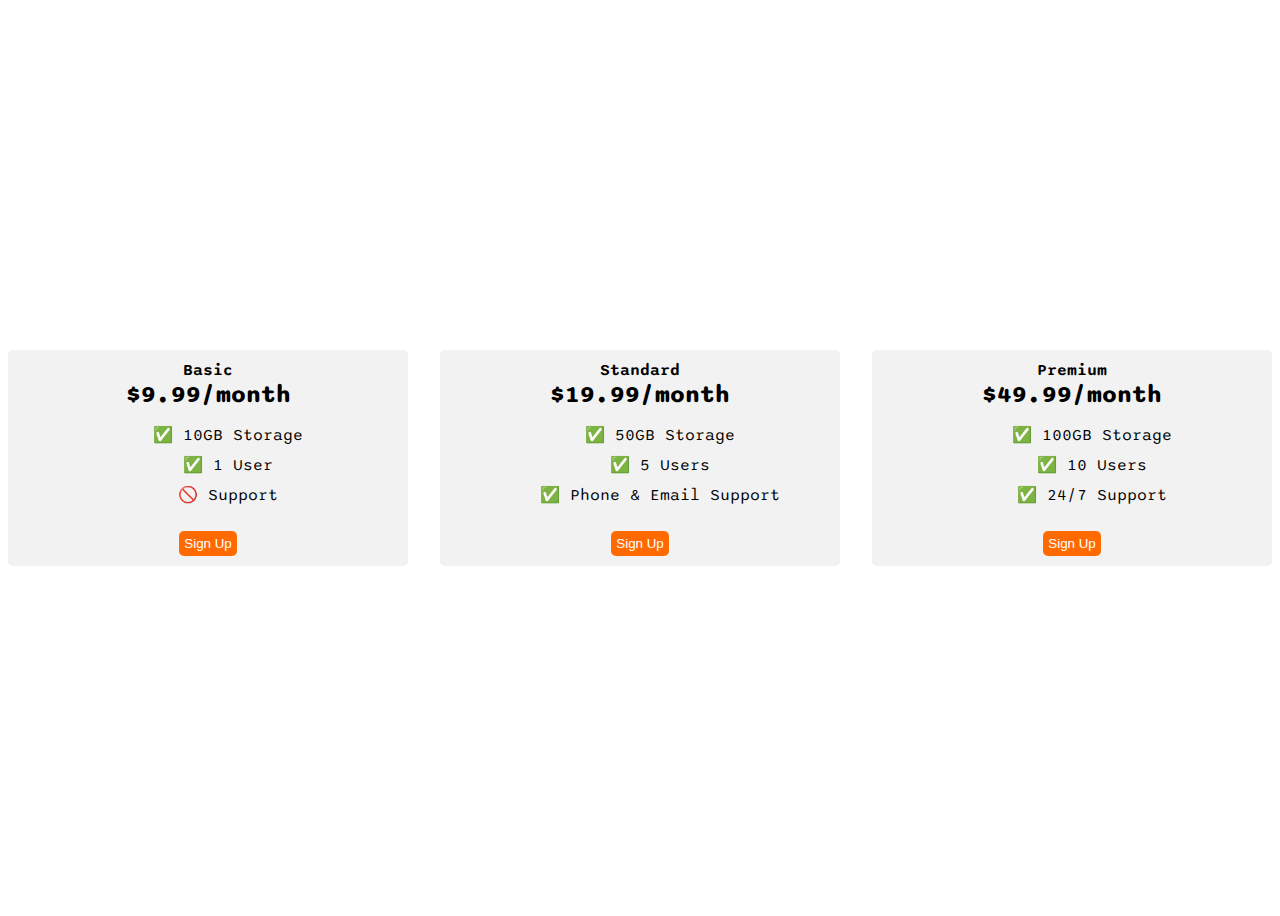
<file: 9.4+Flexbox+Pricing+Table+Project/index.html>
<!DOCTYPE html>
<html>
  <head>
    <title>Flexbox Pricing Table</title>
    <link rel="preconnect" href="https://fonts.googleapis.com" />
    <link rel="preconnect" href="https://fonts.gstatic.com" crossorigin />
    <link
      href="https://fonts.googleapis.com/css2?family=Sono:wght@400;700&display=swap"
      rel="stylesheet"
    />
    <style>
      body {
        font-family: "Sono", sans-serif;
        
      }
        .pricing-container {
      display: flex;
      justify-content: center;
      align-items: center;
      height: 100vh;
      gap: 2rem;
    }
      .pricing-plan{
        background-color: #f2f2f2;
        border-radius: 5px;
       text-align: center;
        flex: 1;
        padding: 10px;
        max-width: 400px;
      
      }
      li{
        list-style: none;
      }
      .plan-title{
        font-weight: 600;
      }
      .plan-price{
          font-size: x-large;
          font-weight: 700;
      }
      ul{
        display: flex;
        flex-direction: column;
        justify-content:  center;
      }
      ul li{
        margin-bottom: 10px;
      }

      .plan-button{
        background-color: rgb(255, 106, 0);
        color: #ffffff;
        padding: 5px;
        border: none;
        border-radius: 5px;
      }


      /* Hint: What can you do with a media query and flexbox? */
      @media (max-width: 1250px) {
      }
    </style>
  </head>

  <body>
    <div class="pricing-container">
      <div class="pricing-plan">
        <div class="plan-title">Basic</div>
        <div class="plan-price">$9.99/month</div>
        <ul class="plan-features">
          <li>✅ 10GB Storage</li>
          <li>✅ 1 User</li>
          <li>🚫 Support</li>
        </ul>
        <button class="plan-button">Sign Up</button>
      </div>
      <div class="pricing-plan">
        <div class="plan-title">Standard</div>
        <div class="plan-price">$19.99/month</div>
        <ul class="plan-features">
          <li>✅ 50GB Storage</li>
          <li>✅ 5 Users</li>
          <li>✅ Phone &amp; Email Support</li>
        </ul>
        <button class="plan-button">Sign Up</button>
      </div>
      <div class="pricing-plan">
        <div class="plan-title">Premium</div>
        <div class="plan-price">$49.99/month</div>
        <ul class="plan-features">
          <li>✅ 100GB Storage</li>
          <li>✅ 10 Users</li>
          <li>✅ 24/7 Support</li>
        </ul>
        <button class="plan-button">Sign Up</button>
      </div>
    </div>
  </body>
</html>
</file>
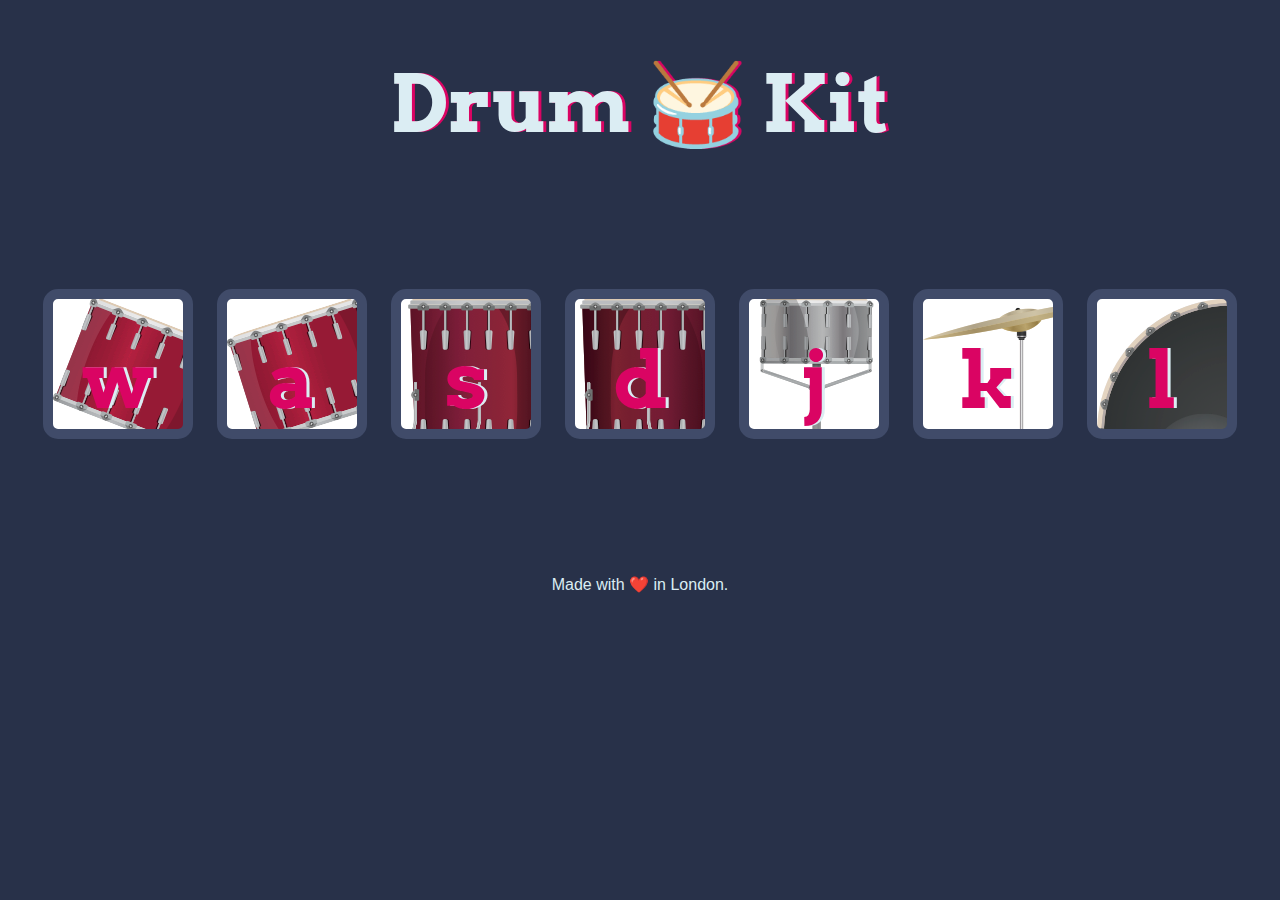
<file: Drum Kit Completed/index.html>
<!DOCTYPE html>
<html lang="en" dir="ltr">

<head>
  <meta charset="utf-8">
  <title>Drum Kit</title>
  <link rel="stylesheet" href="styles.css">
  <link href="https://fonts.googleapis.com/css?family=Arvo" rel="stylesheet">
</head>

<body>
  <h1 id="title">Drum 🥁 Kit</h1>
  <div class="set">
    <button class="w drum">w</button>
    <button class="a drum">a</button>
    <button class="s drum">s</button>
    <button class="d drum">d</button>
    <button class="j drum">j</button>
    <button class="k drum">k</button>
    <button class="l drum">l</button>
  </div>


<script src="index.js" charset="utf-8"></script>

<footer>
  Made with ❤️ in London.
</footer>
</body>
</html>
</file>
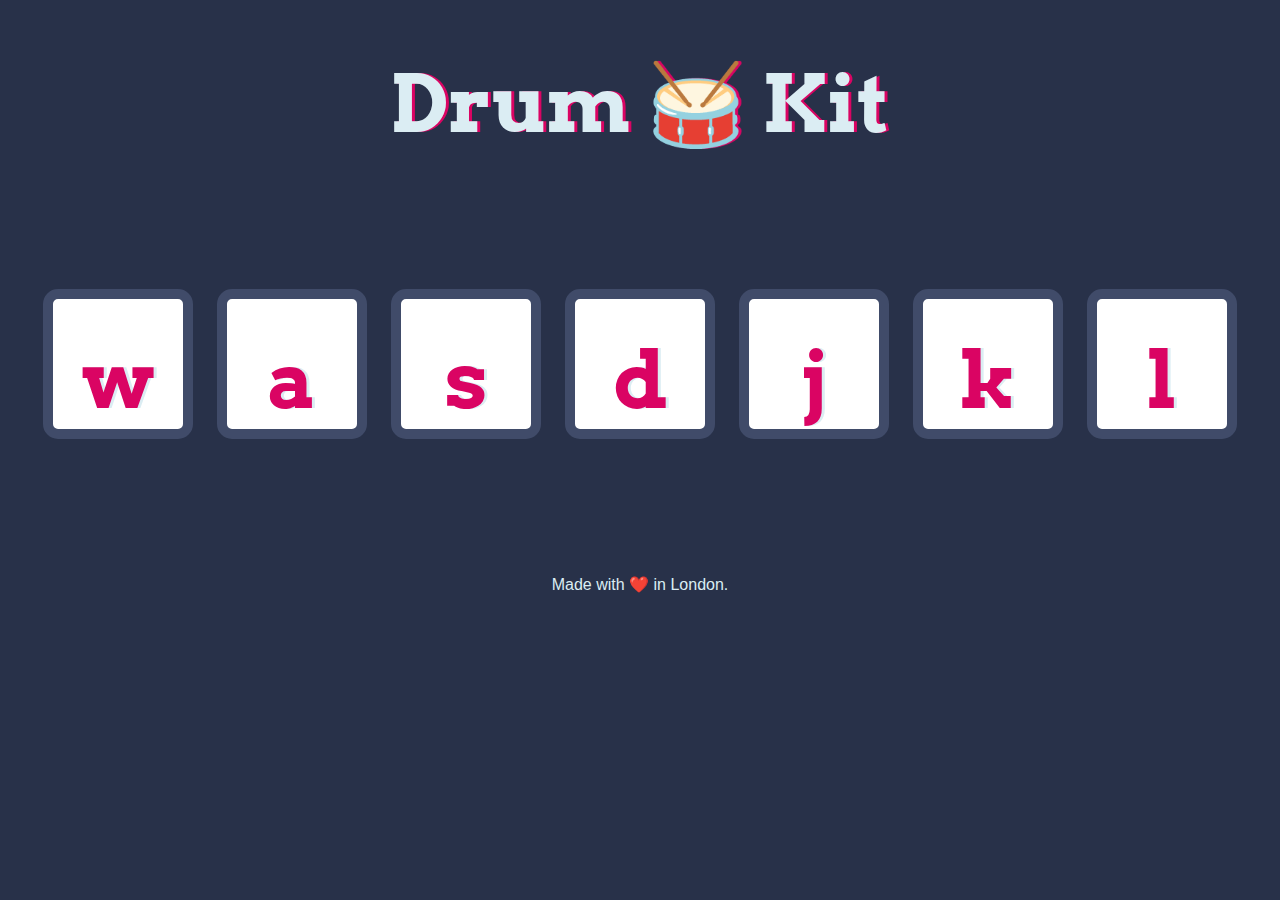
<file: Drum Kit Starting Files/index.html>
<!DOCTYPE html>
<html lang="en" dir="ltr">

<head>
  <meta charset="utf-8">
  <title>Drum Kit</title>
  <link rel="stylesheet" href="styles.css">
  <link href="https://fonts.googleapis.com/css?family=Arvo" rel="stylesheet">
</head>

<body>

  <h1 id="title">Drum 🥁 Kit</h1>
  <div class="set">
    <button class="w drum">w</button>
    <button class="a drum">a</button>
    <button class="s drum">s</button>
    <button class="d drum">d</button>
    <button class="j drum">j</button>
    <button class="k drum">k</button>
    <button class="l drum">l</button>
  </div>


  <footer>
    Made with ❤️ in London.
  </footer>
  <script src="index.js"></script>
</body>

</html>
</file>
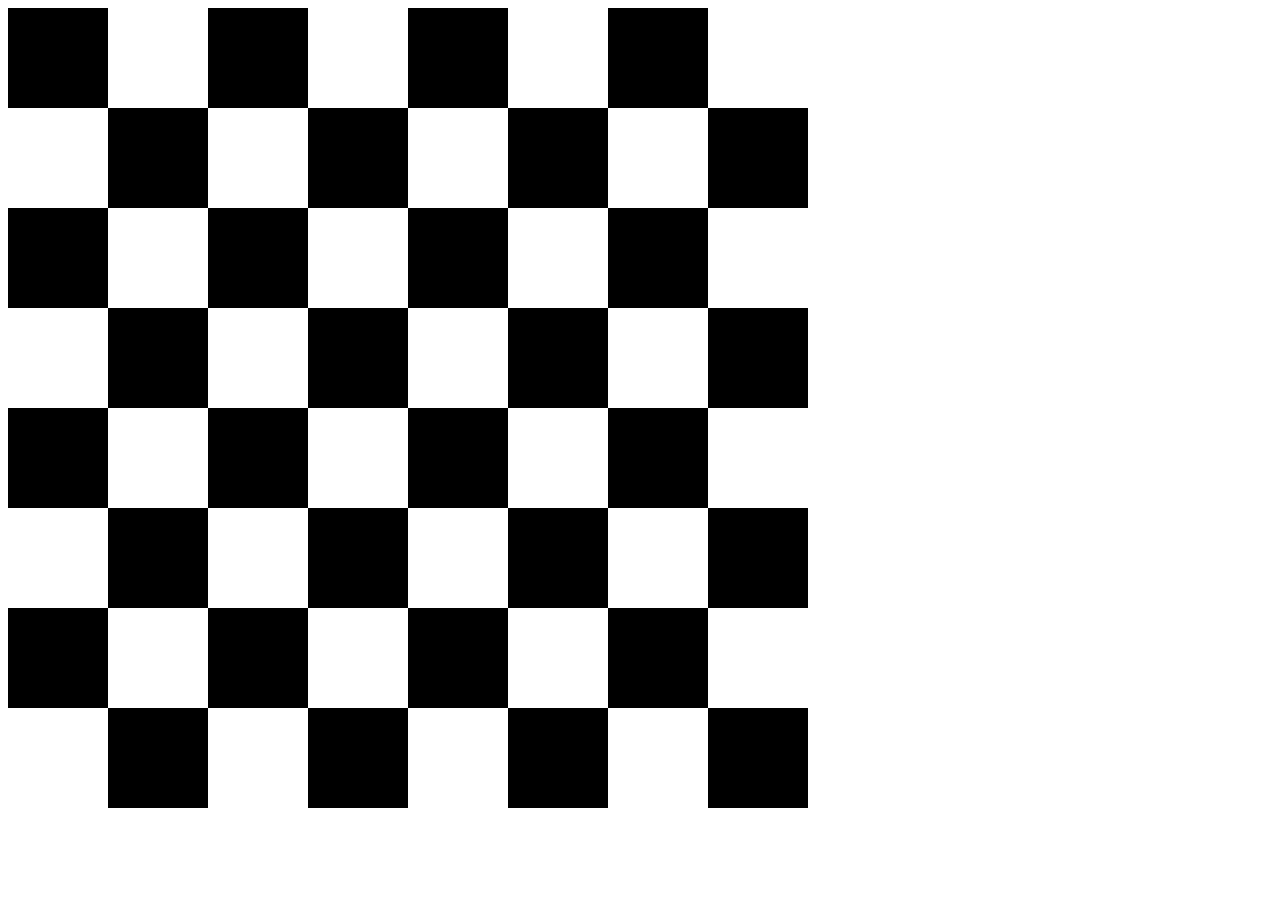
<file: 10.0+Display+Grid/10.0 Display Grid/index.html>
<!DOCTYPE html>
<html>

<head>
  <title>Chessboard</title>
  <style>
    /* Write your code here */
    /* Each square should be 100px by 100px */
    /* My colours for white: #f0d9b5, black: #b58863 */
     .container{
      width: 800px;
      display: grid;
      grid-template-columns: 1fr 1fr 1fr 1fr 1fr 1fr 1fr 1fr ;
      grid-template-rows: 1fr 1fr 1fr 1fr 1fr 1fr 1fr 1fr ;
    }
    .white{
      width: 100px;
      height: 100px;
      background: #000;
    }
    .black{
      width: 100px;
      height: 100px;
      background: #fff;
    }
   
  </style>
</head>

<body>
  <div class="container">
    <div class="white"></div>
    <div class="black"></div>
    <div class="white"></div>
    <div class="black"></div>
    <div class="white"></div>
    <div class="black"></div>
    <div class="white"></div>
    <div class="black"></div>
    <div class="black"></div>
    <div class="white"></div>
    <div class="black"></div>
    <div class="white"></div>
    <div class="black"></div>
    <div class="white"></div>
    <div class="black"></div>
    <div class="white"></div>
    <div class="white"></div>
    <div class="black"></div>
    <div class="white"></div>
    <div class="black"></div>
    <div class="white"></div>
    <div class="black"></div>
    <div class="white"></div>
    <div class="black"></div>
    <div class="black"></div>
    <div class="white"></div>
    <div class="black"></div>
    <div class="white"></div>
    <div class="black"></div>
    <div class="white"></div>
    <div class="black"></div>
    <div class="white"></div>
    <div class="white"></div>
    <div class="black"></div>
    <div class="white"></div>
    <div class="black"></div>
    <div class="white"></div>
    <div class="black"></div>
    <div class="white"></div>
    <div class="black"></div>
    <div class="black"></div>
    <div class="white"></div>
    <div class="black"></div>
    <div class="white"></div>
    <div class="black"></div>
    <div class="white"></div>
    <div class="black"></div>
    <div class="white"></div>
    <div class="white"></div>
    <div class="black"></div>
    <div class="white"></div>
    <div class="black"></div>
    <div class="white"></div>
    <div class="black"></div>
    <div class="white"></div>
    <div class="black"></div>
    <div class="black"></div>
    <div class="white"></div>
    <div class="black"></div>
    <div class="white"></div>
    <div class="black"></div>
    <div class="white"></div>
    <div class="black"></div>
    <div class="white"></div>
  </div>
</body>

</html>
</file>
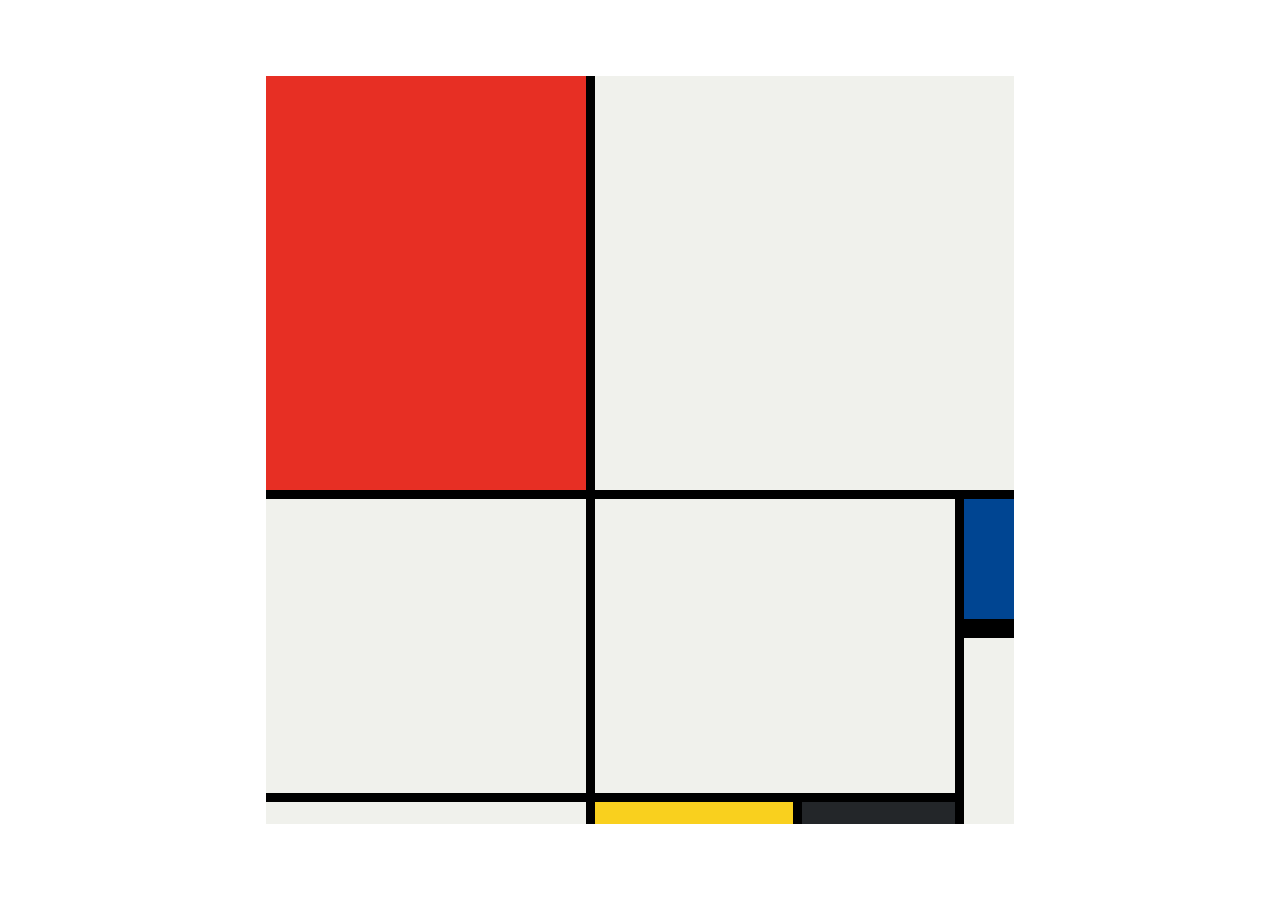
<file: 10.3+Mondrian+Project/10.3 Mondrian Project/index.html>
<!DOCTYPE html>
<html lang="en">

<head>
  <meta charset="UTF-8">
  <meta name="viewport" content="width=device-width, initial-scale=1.0">
  <title>Mondrian Project</title>
  <style>
    /* 
    Write your CSS here 
    Gap Colour: #000
    White: #F0F1EC
    Red: #E72F24
    Black: #232629
    Blue: #004592
    Yellow: #F9D01E

    For dimensions, see dimensions.png image.
    HINT: Remember you can't change the properties of grid lines.
    But grid lines are transparent!
    */
    *{
      margin: 0;
      padding: 0;
      box-sizing: border-box;
    }
    body{
      display: flex;
      justify-content: center;
      align-items: center;
      height: 100vh;
    }
    .container{
      background: #000;
      width: 748px;
      height: 748px;
      display: grid;
      grid-template-columns: 320px 198px 153px 50px  ;
      grid-template-rows: 414px 130px 155px 22px;

      gap: 9px;
    }
    .red{
      background-color: #E72f24;
    }
    .white{
      background-color: #F0F1EC;
    }
    .blue{
      background-color: #004592;
      border-bottom: solid #000 10px;
    }
    .yellow{
        background-color: #F9D01E;
    }
    .black{
      background-color: #232629;
    }
    .box2{
      grid-column: span 3;
    }
    .box3{
      grid-row: span 2;
    }
    .box4{
      grid-area: 2 / 2 / 4 / 4;
    }
    .box6{
      grid-row: span 2;
    }
    
  </style>
</head>

<body>
  <!-- Write your HTML here -->
   <div class="container">
    <div class="box1 red"></div>
    <div class="box2 white"></div>
    <div class="box3 white"></div>
    <div class="box4 white"></div>
    <div class="box5 blue"></div>
    <div class="box6 white"></div>
    <div class="box9 white"></div>
    <div class="box7 yellow"></div>
    <div class="box8 black"></div>
    
    
    </div>
   </div>
</body>

</html>
</file>
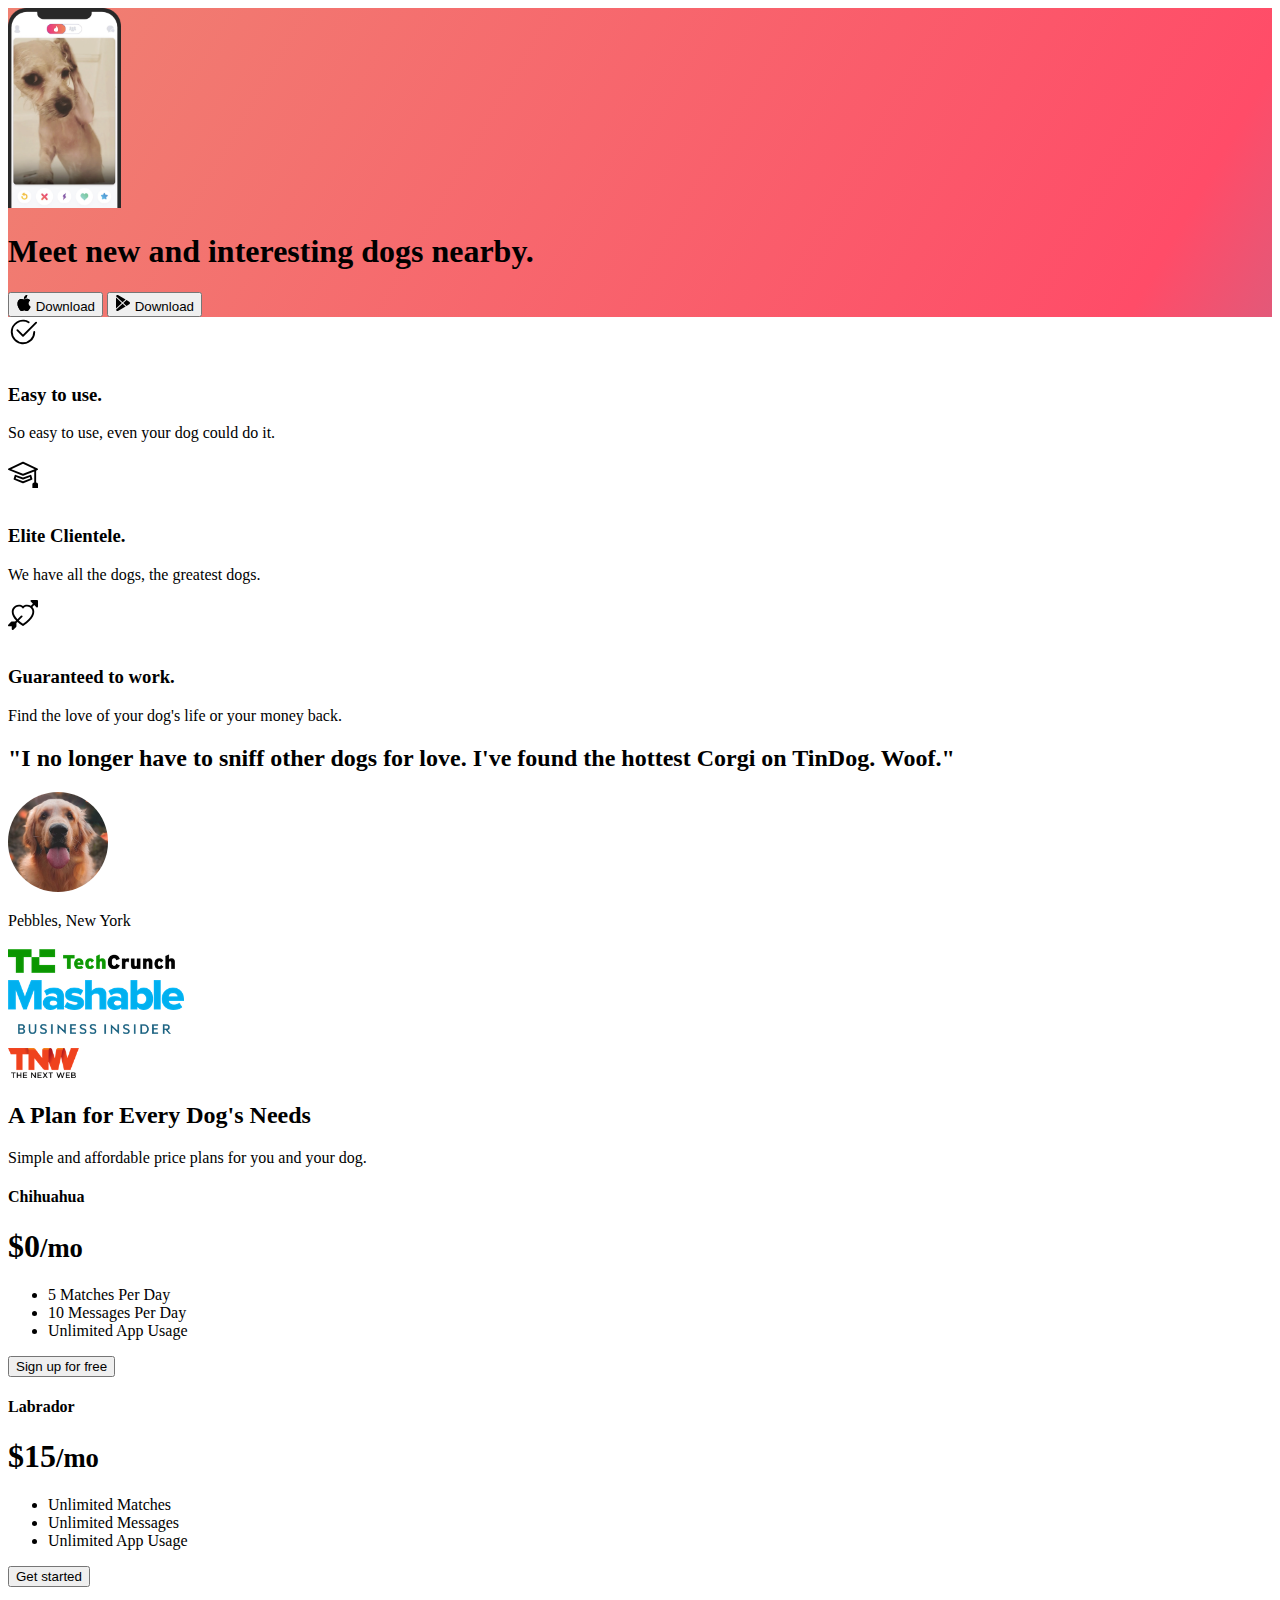
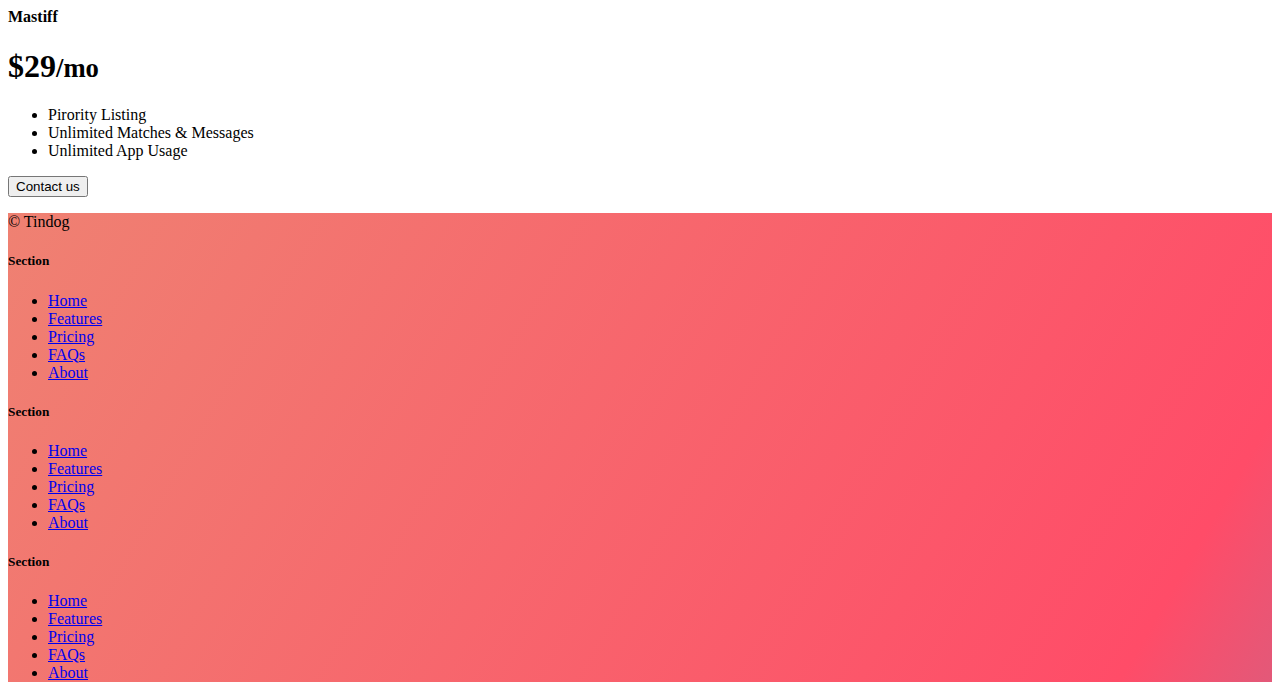
<file: 11.3+TinDog+Project/11.3 TinDog Project/index.html>
<!DOCTYPE html>
<html lang="en">

<head>
  <meta charset="UTF-8">
  <meta name="viewport" content="width=device-width, initial-scale=1.0">
  <title>TinDog</title>
  <link href="https://cdn.jsdelivr.net/npm/bootstrap@5.3.0-alpha3/dist/css/bootstrap.min.css" rel="stylesheet"
    integrity="sha384-KK94CHFLLe+nY2dmCWGMq91rCGa5gtU4mk92HdvYe+M/SXH301p5ILy+dN9+nJOZ" crossorigin="anonymous">
  <link rel="stylesheet" href="./css/solution.css">
</head>

<body>


  <!-- Title -->
  <section id="title" class="gradient-background">

    <div class="container col-xxl-8 px-4 pt-5">
      <div class="row flex-lg-row-reverse align-items-center g-5 pt-5">
        <div class="col-10 col-sm-8 col-lg-6">
          <img src="./images/iphone.png" class="d-block mx-lg-auto img-fluid" alt="Bootstrap Themes" height="200"
            loading="lazy">
        </div>
        <div class="col-lg-6">
          <h1 class="display-5 fw-bold text-body-emphasis lh-1 mb-3">Meet new and interesting dogs nearby.</h1>

          <div class="d-grid gap-2 d-md-flex justify-content-md-start">
            <button type="button" class="btn btn-light btn-lg px-4 me-md-2"><svg xmlns="http://www.w3.org/2000/svg"
                width="16" height="16" fill="currentColor" class="bi bi-apple mb-1" viewBox="0 0 16 16">
                <path
                  d="M11.182.008C11.148-.03 9.923.023 8.857 1.18c-1.066 1.156-.902 2.482-.878 2.516.024.034 1.52.087 2.475-1.258.955-1.345.762-2.391.728-2.43Zm3.314 11.733c-.048-.096-2.325-1.234-2.113-3.422.212-2.189 1.675-2.789 1.698-2.854.023-.065-.597-.79-1.254-1.157a3.692 3.692 0 0 0-1.563-.434c-.108-.003-.483-.095-1.254.116-.508.139-1.653.589-1.968.607-.316.018-1.256-.522-2.267-.665-.647-.125-1.333.131-1.824.328-.49.196-1.422.754-2.074 2.237-.652 1.482-.311 3.83-.067 4.56.244.729.625 1.924 1.273 2.796.576.984 1.34 1.667 1.659 1.899.319.232 1.219.386 1.843.067.502-.308 1.408-.485 1.766-.472.357.013 1.061.154 1.782.539.571.197 1.111.115 1.652-.105.541-.221 1.324-1.059 2.238-2.758.347-.79.505-1.217.473-1.282Z" />
                <path
                  d="M11.182.008C11.148-.03 9.923.023 8.857 1.18c-1.066 1.156-.902 2.482-.878 2.516.024.034 1.52.087 2.475-1.258.955-1.345.762-2.391.728-2.43Zm3.314 11.733c-.048-.096-2.325-1.234-2.113-3.422.212-2.189 1.675-2.789 1.698-2.854.023-.065-.597-.79-1.254-1.157a3.692 3.692 0 0 0-1.563-.434c-.108-.003-.483-.095-1.254.116-.508.139-1.653.589-1.968.607-.316.018-1.256-.522-2.267-.665-.647-.125-1.333.131-1.824.328-.49.196-1.422.754-2.074 2.237-.652 1.482-.311 3.83-.067 4.56.244.729.625 1.924 1.273 2.796.576.984 1.34 1.667 1.659 1.899.319.232 1.219.386 1.843.067.502-.308 1.408-.485 1.766-.472.357.013 1.061.154 1.782.539.571.197 1.111.115 1.652-.105.541-.221 1.324-1.059 2.238-2.758.347-.79.505-1.217.473-1.282Z" />
              </svg> Download</button>
            <button type="button" class="btn btn-outline-light btn-lg px-4"><svg xmlns="http://www.w3.org/2000/svg"
                width="16" height="16" fill="currentColor" class="bi bi-google-play mb-1" viewBox="0 0 16 16">
                <path
                  d="M14.222 9.374c1.037-.61 1.037-2.137 0-2.748L11.528 5.04 8.32 8l3.207 2.96 2.694-1.586Zm-3.595 2.116L7.583 8.68 1.03 14.73c.201 1.029 1.36 1.61 2.303 1.055l7.294-4.295ZM1 13.396V2.603L6.846 8 1 13.396ZM1.03 1.27l6.553 6.05 3.044-2.81L3.333.215C2.39-.341 1.231.24 1.03 1.27Z" />
              </svg> Download</button>
          </div>
        </div>
      </div>
    </div>
  </section>
  <!-- Features -->
  <section id="features">
    <div class="container mt-5">
      <div class="row g-4 py-5 row-cols-1 row-cols-lg-3">
        <div class="col d-flex align-items-start">
          <div
            class="icon-square text-body-emphasis bg-body-secondary d-inline-flex align-items-center justify-content-center fs-4 flex-shrink-0 me-3">
            <svg xmlns="http://www.w3.org/2000/svg" height="30" fill="currentColor" class="bi bi-check2-circle"
              viewBox="0 0 16 16">
              <path
                d="M2.5 8a5.5 5.5 0 0 1 8.25-4.764.5.5 0 0 0 .5-.866A6.5 6.5 0 1 0 14.5 8a.5.5 0 0 0-1 0 5.5 5.5 0 1 1-11 0z" />
              <path
                d="M15.354 3.354a.5.5 0 0 0-.708-.708L8 9.293 5.354 6.646a.5.5 0 1 0-.708.708l3 3a.5.5 0 0 0 .708 0l7-7z" />
            </svg>
          </div>
          <div>
            <h3 class="fs-2">Easy to use.</h3>
            <p>So easy to use, even your dog could do it.</p>

          </div>
        </div>
        <div class="col d-flex align-items-start">
          <div
            class="icon-square text-body-emphasis bg-body-secondary d-inline-flex align-items-center justify-content-center fs-4 flex-shrink-0 me-3">
            <svg xmlns="http://www.w3.org/2000/svg" height="30" fill="currentColor" class="bi bi-mortarboard"
              viewBox="0 0 16 16">
              <path
                d="M8.211 2.047a.5.5 0 0 0-.422 0l-7.5 3.5a.5.5 0 0 0 .025.917l7.5 3a.5.5 0 0 0 .372 0L14 7.14V13a1 1 0 0 0-1 1v2h3v-2a1 1 0 0 0-1-1V6.739l.686-.275a.5.5 0 0 0 .025-.917l-7.5-3.5ZM8 8.46 1.758 5.965 8 3.052l6.242 2.913L8 8.46Z" />
              <path
                d="M4.176 9.032a.5.5 0 0 0-.656.327l-.5 1.7a.5.5 0 0 0 .294.605l4.5 1.8a.5.5 0 0 0 .372 0l4.5-1.8a.5.5 0 0 0 .294-.605l-.5-1.7a.5.5 0 0 0-.656-.327L8 10.466 4.176 9.032Zm-.068 1.873.22-.748 3.496 1.311a.5.5 0 0 0 .352 0l3.496-1.311.22.748L8 12.46l-3.892-1.556Z" />
            </svg>
          </div>
          <div>
            <h3 class="fs-2">Elite Clientele.</h3>
            <p>We have all the dogs, the greatest dogs.</p>

          </div>
        </div>
        <div class="col d-flex align-items-start">
          <div
            class="icon-square text-body-emphasis bg-body-secondary d-inline-flex align-items-center justify-content-center fs-4 flex-shrink-0 me-3">
            <svg xmlns="http://www.w3.org/2000/svg" height="30" fill="currentColor" class="bi bi-arrow-through-heart"
              viewBox="0 0 16 16">
              <path fill-rule="evenodd"
                d="M2.854 15.854A.5.5 0 0 1 2 15.5V14H.5a.5.5 0 0 1-.354-.854l1.5-1.5A.5.5 0 0 1 2 11.5h1.793l.53-.53c-.771-.802-1.328-1.58-1.704-2.32-.798-1.575-.775-2.996-.213-4.092C3.426 2.565 6.18 1.809 8 3.233c1.25-.98 2.944-.928 4.212-.152L13.292 2 12.147.854A.5.5 0 0 1 12.5 0h3a.5.5 0 0 1 .5.5v3a.5.5 0 0 1-.854.354L14 2.707l-1.006 1.006c.236.248.44.531.6.845.562 1.096.585 2.517-.213 4.092-.793 1.563-2.395 3.288-5.105 5.08L8 13.912l-.276-.182a21.86 21.86 0 0 1-2.685-2.062l-.539.54V14a.5.5 0 0 1-.146.354l-1.5 1.5Zm2.893-4.894A20.419 20.419 0 0 0 8 12.71c2.456-1.666 3.827-3.207 4.489-4.512.679-1.34.607-2.42.215-3.185-.817-1.595-3.087-2.054-4.346-.761L8 4.62l-.358-.368c-1.259-1.293-3.53-.834-4.346.761-.392.766-.464 1.845.215 3.185.323.636.815 1.33 1.519 2.065l1.866-1.867a.5.5 0 1 1 .708.708L5.747 10.96Z" />
            </svg>
          </div>
          <div>
            <h3 class="fs-2">Guaranteed to work.</h3>
            <p>Find the love of your dog's life or your money back.</p>

          </div>
        </div>
      </div>
    </div>
  </section>
  <!-- Testimonial -->
  <section id="testimonial">
    <div class="my-5">
      <div class="p-5 text-center bg-body-tertiary">
        <div class="container py-5">
          <h2 class="text-body-emphasis">"I no longer have to sniff other dogs for love. I've found the hottest Corgi on
            TinDog. Woof."</h2>
          <img class="profile-img mt-5" src="./images/dog-img.jpg" alt="dog image">
          <p class="col-lg-8 mx-auto lead mt-2">
            Pebbles, New York
          </p>
        </div>

        <div class="container">
          <div class="row">
            <div class="col-lg-3 col-sm-12">
              <img src="./images/techcrunch.png" alt="techcrunch" height="30">
            </div>
            <div class="col-lg-3 col-sm-12">
              <img src="./images/mashable.png" alt="mashable" height="30">
            </div>
            <div class="col-lg-3 col-sm-12">
              <img src="./images/bizinsider.png" alt="bizinsider" height="30">
            </div>
            <div class="col-lg-3 col-sm-12">
              <img src="./images/tnw.png" alt="tnw" height="30">
            </div>
          </div>
        </div>
      </div>
    </div>
  </section>
  <!-- Pricing -->
  <section id="pricing">
    <div class="container">
      <div class="pricing-header p-3 pb-md-4 mx-auto text-center">
        <h2 class="display-4 fw-normal">A Plan for Every Dog's Needs</h2>
        <p class="fs-5 text-body-secondary">Simple and affordable price plans for you and your dog.
      </div>
      <div class="row row-cols-1 row-cols-md-3 mb-3 text-center">
        <div class="col">
          <div class="card mb-4 rounded-3 shadow-sm">
            <div class="card-header py-3">
              <h4 class="my-0 fw-normal">Chihuahua</h4>
            </div>
            <div class="card-body">
              <h1 class="card-title pricing-card-title">$0<small class="text-body-secondary fw-light">/mo</small></h1>
              <ul class="list-unstyled mt-3 mb-4">
                <li>5 Matches Per Day</li>
                <li>10 Messages Per Day</li>
                <li>Unlimited App Usage</li>
              </ul>
              <button type="button" class="w-100 btn btn-lg btn-outline-dark">Sign up for free</button>
            </div>
          </div>
        </div>
        <div class="col">
          <div class="card mb-4 rounded-3 shadow-sm">
            <div class="card-header py-3">
              <h4 class="my-0 fw-normal">Labrador</h4>
            </div>
            <div class="card-body">
              <h1 class="card-title pricing-card-title">$15<small class="text-body-secondary fw-light">/mo</small></h1>
              <ul class="list-unstyled mt-3 mb-4">
                <li>Unlimited Matches</li>
                <li>Unlimited Messages</li>
                <li>Unlimited App Usage</li>
              </ul>
              <button type="button" class="w-100 btn btn-lg btn-dark">Get started</button>
            </div>
          </div>
        </div>
        <div class="col">
          <div class="card mb-4 rounded-3 shadow-sm border-dark">
            <div class="card-header py-3 text-bg-dark border-dark">
              <h4 class="my-0 fw-normal">Mastiff</h4>
            </div>
            <div class="card-body">
              <h1 class="card-title pricing-card-title">$29<small class="text-body-secondary fw-light">/mo</small></h1>
              <ul class="list-unstyled mt-3 mb-4">
                <li>Pirority Listing</li>
                <li>Unlimited Matches & Messages</li>
                <li>Unlimited App Usage</li>
              </ul>
              <button type="button" class="w-100 btn btn-lg btn-dark">Contact us</button>
            </div>
          </div>
        </div>
      </div>
    </div>
  </section>
  <!-- Footer -->
  <section id="contact" class="gradient-background">
    <div class="container ">
      <footer class="row row-cols-1 row-cols-sm-2 row-cols-md-5 py-5 mt-5 border-top">
        <div class="col mb-3">

          <p class="text-body-secondary">© Tindog</p>
        </div>

        <div class="col mb-3">

        </div>

        <div class="col mb-3">
          <h5>Section</h5>
          <ul class="nav flex-column">
            <li class="nav-item mb-2"><a href="#" class="nav-link p-0 text-body-secondary">Home</a></li>
            <li class="nav-item mb-2"><a href="#" class="nav-link p-0 text-body-secondary">Features</a></li>
            <li class="nav-item mb-2"><a href="#" class="nav-link p-0 text-body-secondary">Pricing</a></li>
            <li class="nav-item mb-2"><a href="#" class="nav-link p-0 text-body-secondary">FAQs</a></li>
            <li class="nav-item mb-2"><a href="#" class="nav-link p-0 text-body-secondary">About</a></li>
          </ul>
        </div>

        <div class="col mb-3">
          <h5>Section</h5>
          <ul class="nav flex-column">
            <li class="nav-item mb-2"><a href="#" class="nav-link p-0 text-body-secondary">Home</a></li>
            <li class="nav-item mb-2"><a href="#" class="nav-link p-0 text-body-secondary">Features</a></li>
            <li class="nav-item mb-2"><a href="#" class="nav-link p-0 text-body-secondary">Pricing</a></li>
            <li class="nav-item mb-2"><a href="#" class="nav-link p-0 text-body-secondary">FAQs</a></li>
            <li class="nav-item mb-2"><a href="#" class="nav-link p-0 text-body-secondary">About</a></li>
          </ul>
        </div>

        <div class="col mb-3">
          <h5>Section</h5>
          <ul class="nav flex-column">
            <li class="nav-item mb-2"><a href="#" class="nav-link p-0 text-body-secondary">Home</a></li>
            <li class="nav-item mb-2"><a href="#" class="nav-link p-0 text-body-secondary">Features</a></li>
            <li class="nav-item mb-2"><a href="#" class="nav-link p-0 text-body-secondary">Pricing</a></li>
            <li class="nav-item mb-2"><a href="#" class="nav-link p-0 text-body-secondary">FAQs</a></li>
            <li class="nav-item mb-2"><a href="#" class="nav-link p-0 text-body-secondary">About</a></li>
          </ul>
        </div>
      </footer>
    </div>
  </section>
</body>

</html>
</file>
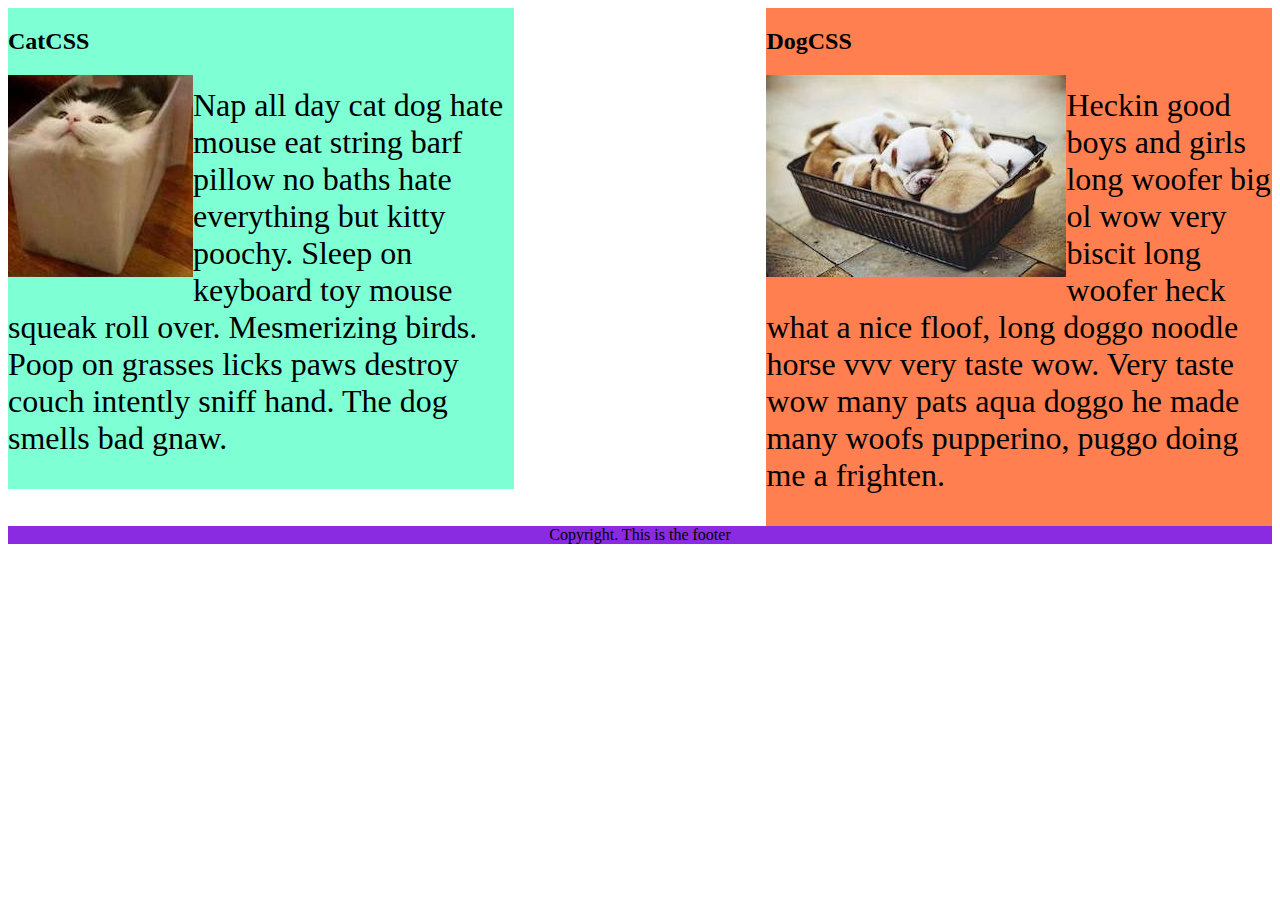
<file: 8.1+CSS+Float/8.1 CSS Float/index.html>
<!DOCTYPE html>
<html lang="en">

<!-- TODO
1. Make both paragraph elements wrap around the image.
2. Use Float to move the cat div to the left and the dog div to the right.
3. Use clear to make the footer go below both the cat and dog div. -->

<head>
  <meta charset="UTF-8">
  <title>CSS Float</title>
  <link rel="stylesheet" href="styles.css">
  <style>
    div {
      display: inline-block;
      width: 40%;
    }

    p {
      font-size: 2em;
    }

    .cat {
      background-color: aquamarine;
    }

    .dog {
      background-color: coral;
    }

    footer {
      text-align: center;
      background-color: blueviolet;
    }
  </style>
</head>

<body>
  <div class="cat">
    <h2>CatCSS</h2>

    <img src="cat.jpeg" alt="cat in a box" />
    <p class="first-paragraph">Nap all day cat dog hate mouse eat string barf pillow no baths hate everything but kitty
      poochy. Sleep on keyboard
      toy
      mouse squeak roll over. Mesmerizing birds. Poop on grasses licks paws destroy couch intently sniff hand. The dog
      smells
      bad gnaw.</p>
  </div>
  <div class="dog">
    <h2>DogCSS</h2>
    <img src="dog.jpeg" alt="dogs in a box" />
    <p class="second-paragraph">Heckin good boys and girls long woofer big ol wow very biscit long woofer heck what a
      nice
      floof, long doggo noodle
      horse vvv very taste wow. Very taste wow many pats aqua doggo he made many woofs pupperino, puggo doing me a
      frighten.</p>
  </div>

  <footer>Copyright. This is the footer</footer>
</body>

</html>
</file>
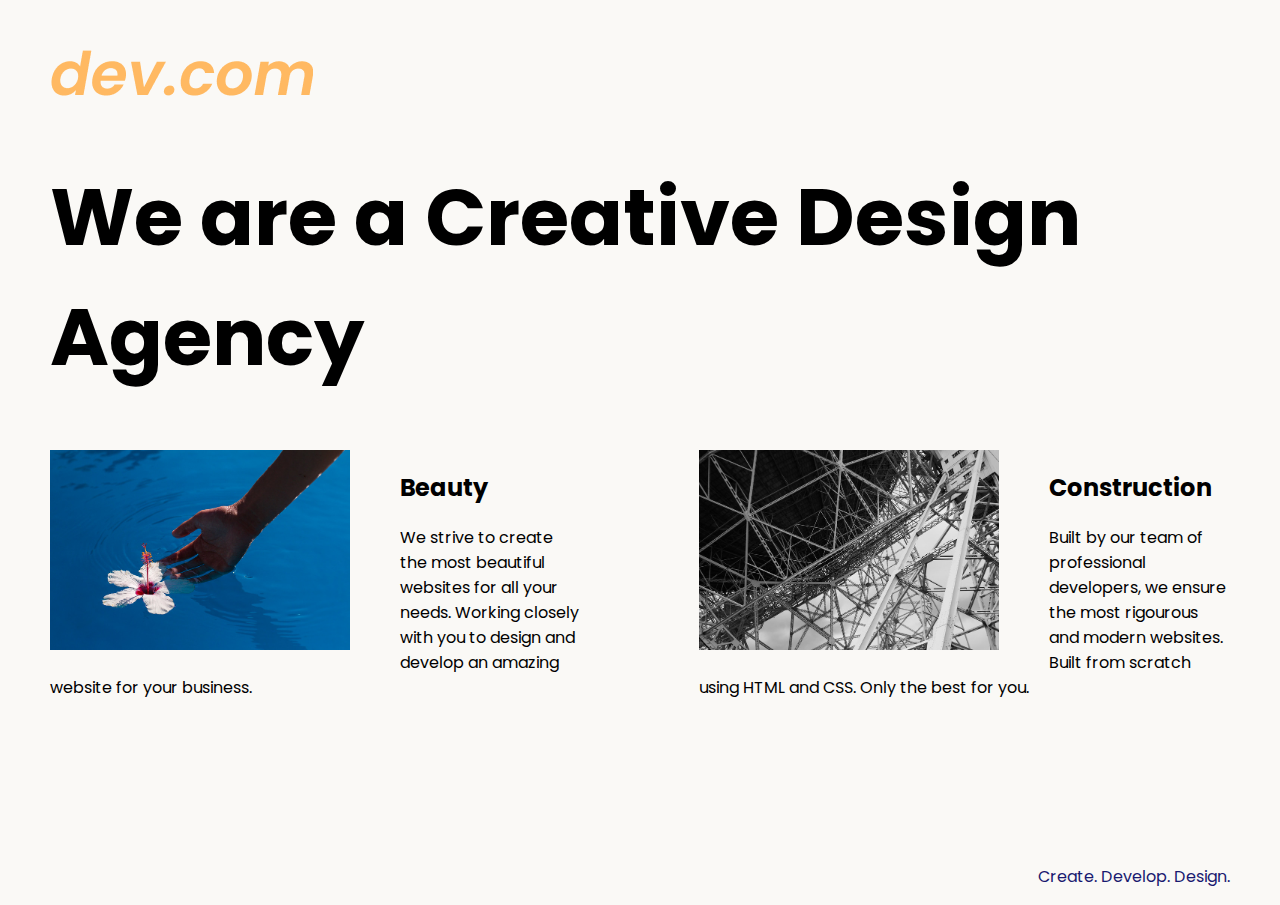
<file: 8.4+Web+Design+Agency+Project/8.4 Web Design Agency Project/index.html>
<!DOCTYPE html>
<html lang="en">
  <head>
    <meta charset="UTF-8" />
    <meta name="viewport" content="width=device-width, initial-scale=1.0" />
    <title>Agency</title>
    <link rel="stylesheet" href="./style.css" />
    <link rel="preconnect" href="https://fonts.googleapis.com" />
    <link rel="preconnect" href="https://fonts.gstatic.com" crossorigin />
    <link
      href="https://fonts.googleapis.com/css2?family=Poppins:wght@400;700&display=swap"
      rel="stylesheet"
    />
  </head>

  <body>
    <div class="main">
      <img class="logo" src="./assets/images/logo.png" alt="logo" />
      <h1>We are a <span >Creative</span> <span>Design Agency</span></h1>
      <div class="left card">
        <img
          class="tile-image"
          src="./assets/images/beautiful.jpg"
          alt="hand and flower in water"
        />
        <h2 class="card-title">Beauty</h2>
        <p class="card-text">
          We strive to create the most beautiful websites for all your needs.
          Working closely with you to design and develop an amazing website for
          your business.
        </p>
      </div>

      <div class="right card">
        <img
          class="tile-image"
          src="./assets/images/construction.jpg"
          alt="metal structure"
        />
        <h2 class="card-title">Construction</h2>
        <p>
          Built by our team of professional developers, we ensure the most
          rigourous and modern websites. Built from scratch using HTML and CSS.
          Only the best for you.
        </p>
      </div>
    </div>
    <footer>
      <p>Create. Develop. Design.</p>
    </footer>
  </body>
</html>
</file>
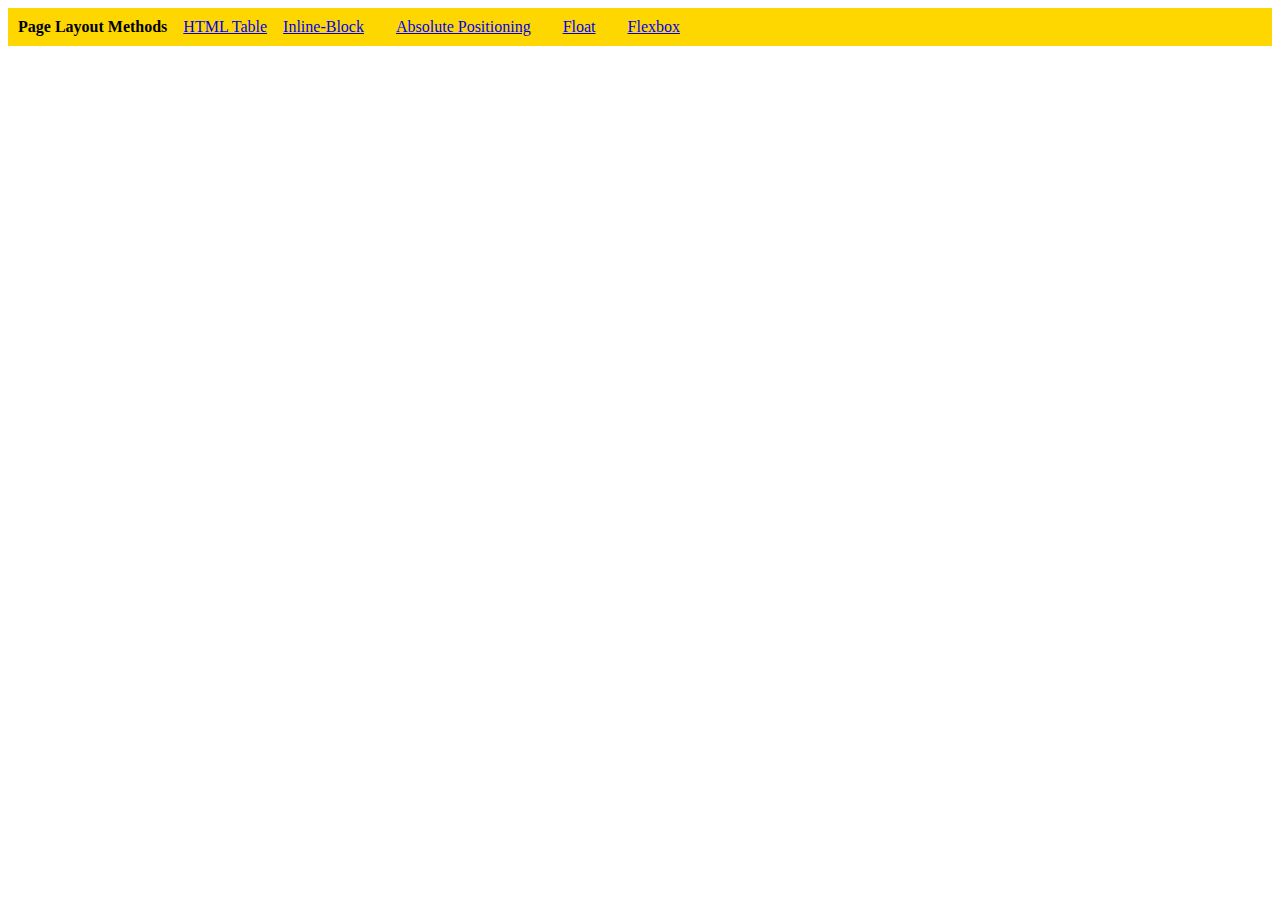
<file: 9.0+Display+Flex/9.0 Display Flex/index.html>
<!DOCTYPE html>
<html lang="en">

<head>
  <meta charset="UTF-8">
  <meta name="viewport" content="width=device-width, initial-scale=1.0">
  <title>Column Layout Methods</title>
  <style>
    p {
      padding: 0;
      margin: 0;
      font-weight: 700;
    }

    li {
      list-style: none;
    }

    .container {
      padding: 10px;
      background-color: gold;
      display: flex;
      gap: 1rem;
    }

  </style>
</head>

<body>
  <div class="container">
    <p>Page Layout Methods</p>

    <li><a href="./html-table.html">HTML Table</a></li>
    <li><a href="./inline-block.html">Inline-Block</li>
    <li><a href="./absolute-position.html">Absolute Positioning</li>
    <li><a href="./float.html">Float</li>
    <li><a href="./flex.html">Flexbox</li>

  </div>
</body>

</html>
</file>
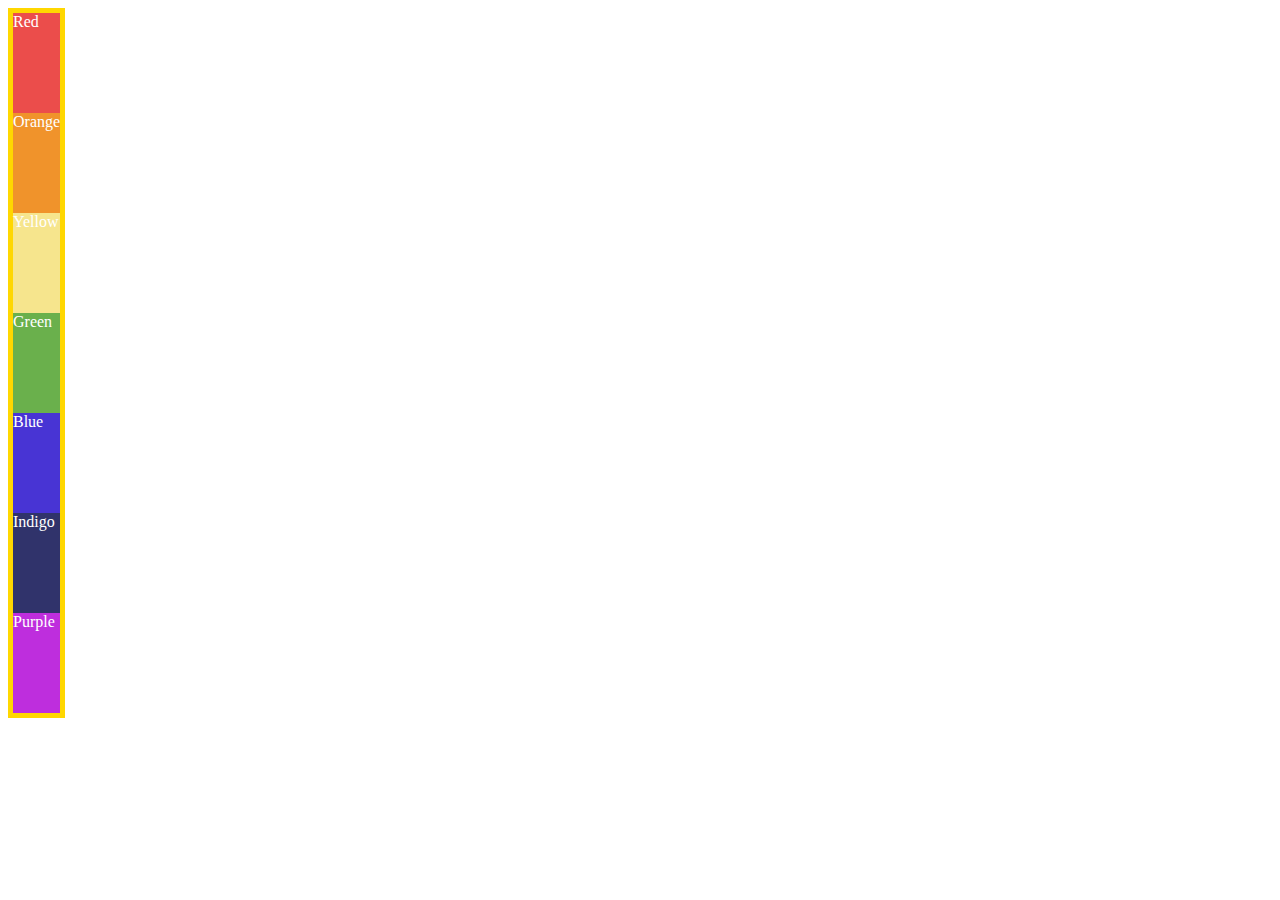
<file: 9.1+Flex+Direction/9.1 Flex Direction/index.html>
<!DOCTYPE html>
<html lang="en">

<head>
  <meta charset="UTF-8">
  <meta name="viewport" content="width=device-width, initial-scale=1.0">
  <title>Flex Direction</title>
  <!-- HINT:
  https://developer.mozilla.org/en-US/docs/Web/CSS/Universal_selectors
  https://developer.mozilla.org/en-US/docs/Learn/CSS/Building_blocks/Selectors/Combinators 
  -->
  <style>
    .container {
      color: white;
      border: 5px solid gold;
      display: inline-flex;
      flex-direction: column;
    }
    .container div{
      flex-basis: 100px;
    }

    /*
Select all the elements that are the direct
children of the .container class.
    */

    .red {background-color: #eb4d4b;}
    .orange {background-color: #f0932b;}
    .yellow {background-color: #f6e58d;}
    .green {background-color: #6ab04c;}
    .blue {background-color: #4834d4;}
    .indigo {background-color: #30336b;}
    .purple {background-color: #be2edd;}
  </style>
</head>

<body>
  <div class="container">
    <div class="red">Red</div>
    <div class="orange">Orange</div>
    <div class="yellow">Yellow</div>
    <div class="green">Green</div>
    <div class="blue">Blue</div>
    <div class="indigo">Indigo</div>
    <div class="purple">Purple</div>
  </div>
  
</body>

</html>
</file>
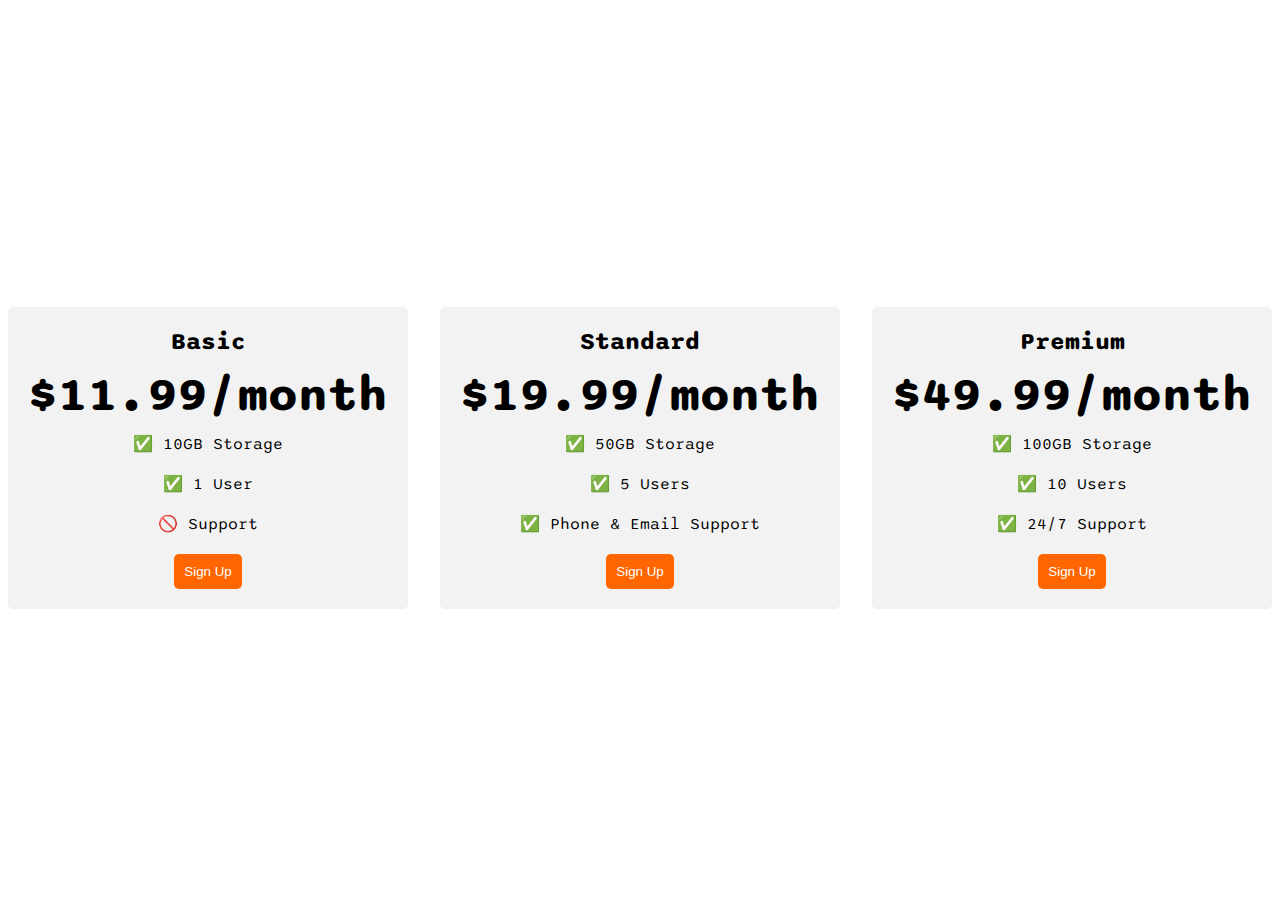
<file: 9.4+Flexbox+Pricing+Table+Project/solution.html>
<!DOCTYPE html>
<html>

<head>
  <title>Flexbox Pricing Table</title>
  <link rel="preconnect" href="https://fonts.googleapis.com">
  <link rel="preconnect" href="https://fonts.gstatic.com" crossorigin>
  <link href="https://fonts.googleapis.com/css2?family=Sono:wght@400;700&display=swap" rel="stylesheet">
  <style>
    body {
      font-family: 'Sono', sans-serif;
    }

    .pricing-container {
      display: flex;
      justify-content: center;
      align-items: center;
      height: 100vh;
      gap: 2rem;
    }

    .pricing-plan {
      flex: 1;
      max-width: 400px;
      padding: 20px;
      background-color: #f2f2f2;
      border-radius: 5px;
      text-align: center;
    }

    .plan-title {
      font-size: 24px;
      font-weight: bold;
      margin-bottom: 10px;
    }

    .plan-price {
      font-size: 48px;
      font-weight: bold;
      margin-bottom: 10px;
    }

    .plan-features {
      list-style: none;
      padding: 0;
      margin: 0;
    }

    .plan-features li {
      margin-bottom: 20px;
    }

    .plan-button {
      padding: 10px;
      background-color: #ff6600;
      color: #fff;
      border-radius: 5px;
      border: none;
    }

    /* @media (max-width: 1250px) {
      .pricing-container {
        flex-direction: column;
        height: 100%;
      }
    } */
  </style>
</head>

<body>
  <div class="pricing-container">
    <div class="pricing-plan">
      <div class="plan-title">Basic</div>
      <div class="plan-price">$11.99/month</div>
      <ul class="plan-features">
        <li>✅ 10GB Storage</li>
        <li>✅ 1 User</li>
        <li>🚫 Support</li>
      </ul>
      <button class="plan-button">Sign Up</a>
    </div>
    <div class="pricing-plan">
      <div class="plan-title">Standard</div>
      <div class="plan-price">$19.99/month</div>
      <ul class="plan-features">
        <li>✅ 50GB Storage</li>
        <li>✅ 5 Users</li>
        <li>✅ Phone &amp; Email Support</li>
      </ul>
      <button class="plan-button">Sign Up</a>
    </div>
    <div class="pricing-plan">
      <div class="plan-title">Premium</div>
      <div class="plan-price">$49.99/month</div>
      <ul class="plan-features">
        <li>✅ 100GB Storage</li>
        <li>✅ 10 Users</li>
        <li>✅ 24/7 Support</li>
      </ul>
      <button class="plan-button">Sign Up</a>
    </div>
  </div>

</body>

</html>
</file>
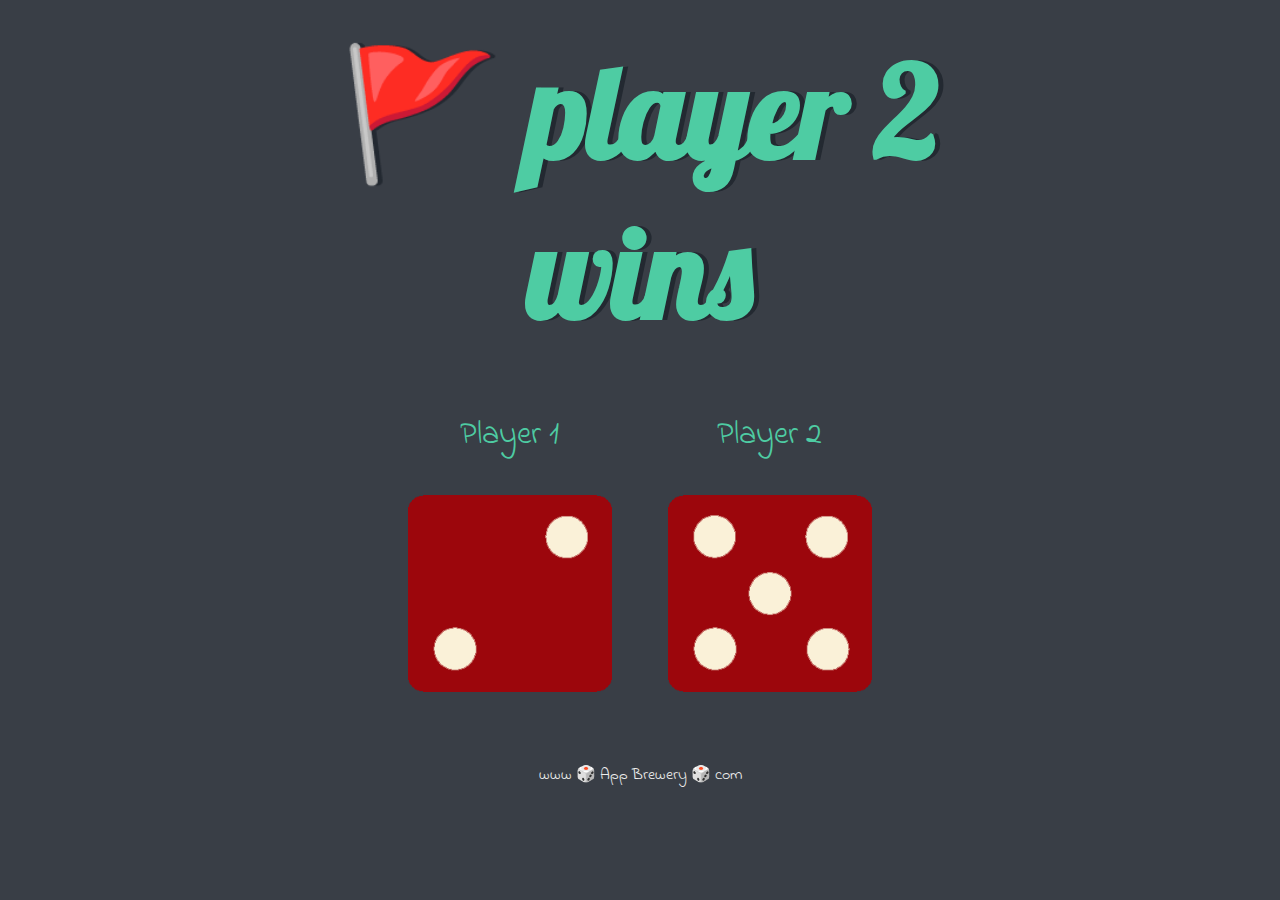
<file: Dicee+Challenge+-+Starting+Files/dicee.html>
<!DOCTYPE html>
<html lang="en" dir="ltr">
  <head>
    <meta charset="utf-8" />
    <title>Dicee</title>
    <link rel="stylesheet" href="styles.css" />
    <link
      href="https://fonts.googleapis.com/css?family=Indie+Flower|Lobster"
      rel="stylesheet"
    />
  </head>
  <body>
    <div class="container">
      <h1>Refresh Me</h1>

      <div class="dice">
        <p>Player 1</p>
        <img class="img1" src="./images/dice6.png" />
      </div>

      <div class="dice">
        <p>Player 2</p>
        <img class="img2" src="./images/dice6.png" />
      </div>
    </div>

    <footer>www 🎲 App Brewery 🎲 com</footer>
    <script src="./index.js"></script>
  </body>
</html>
</file>
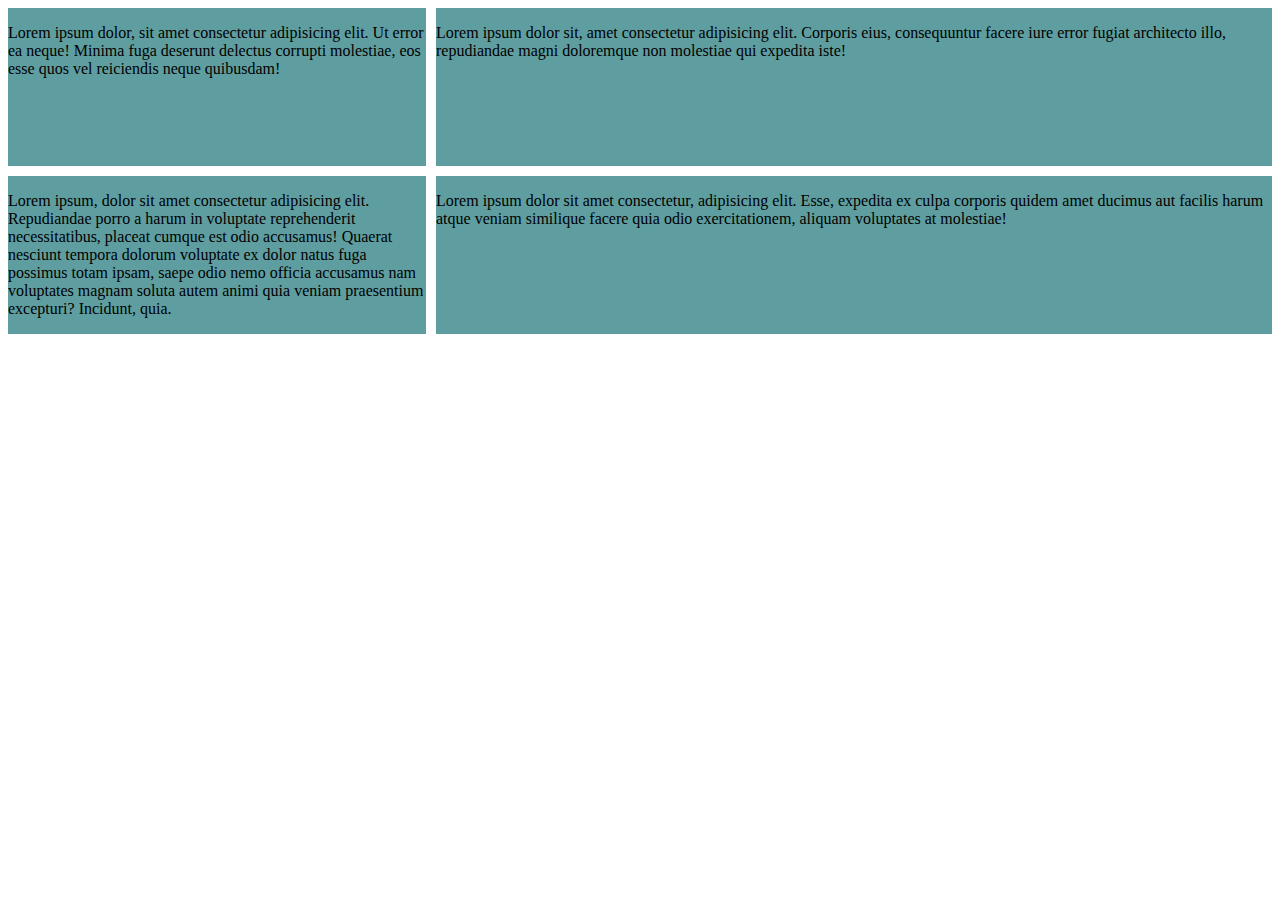
<file: 10.0+Display+Grid/10.0 Display Grid/example.html>
<!DOCTYPE html>
<html>

<head>
  <title>CSS Grid vs Flexbox</title>
  <style>
    .container {
      display: grid;
      grid-template-columns: 1fr 2fr;
      grid-template-rows: 1fr 1fr;
      gap: 10px
    }

    .container>* {
      background-color: cadetblue;
    }
  </style>
</head>

<body>
  <div class="container">
    <div class="one">
      <p>Lorem ipsum dolor, sit amet consectetur adipisicing elit. Ut error ea neque! Minima fuga deserunt delectus
        corrupti molestiae, eos esse quos vel reiciendis neque quibusdam!</p>
    </div>
    <div class="two">
      <p>Lorem ipsum dolor sit, amet consectetur adipisicing elit. Corporis eius, consequuntur facere iure error fugiat
        architecto illo, repudiandae magni doloremque non molestiae qui expedita iste!</p>
    </div>
    <div class="three">
      <p>Lorem ipsum, dolor sit amet consectetur adipisicing elit. Repudiandae porro a harum in voluptate reprehenderit
        necessitatibus, placeat cumque est odio accusamus! Quaerat nesciunt tempora dolorum voluptate ex dolor natus
        fuga possimus totam ipsam, saepe odio nemo officia accusamus nam voluptates magnam soluta autem animi quia
        veniam praesentium excepturi? Incidunt, quia.</p>
    </div>
    <div>
      <p>Lorem ipsum dolor sit amet consectetur, adipisicing elit. Esse, expedita ex culpa corporis quidem amet ducimus
        aut facilis harum atque veniam similique facere quia odio exercitationem, aliquam voluptates at molestiae!</p>
    </div>
  </div>

</body>

</html>
</file>
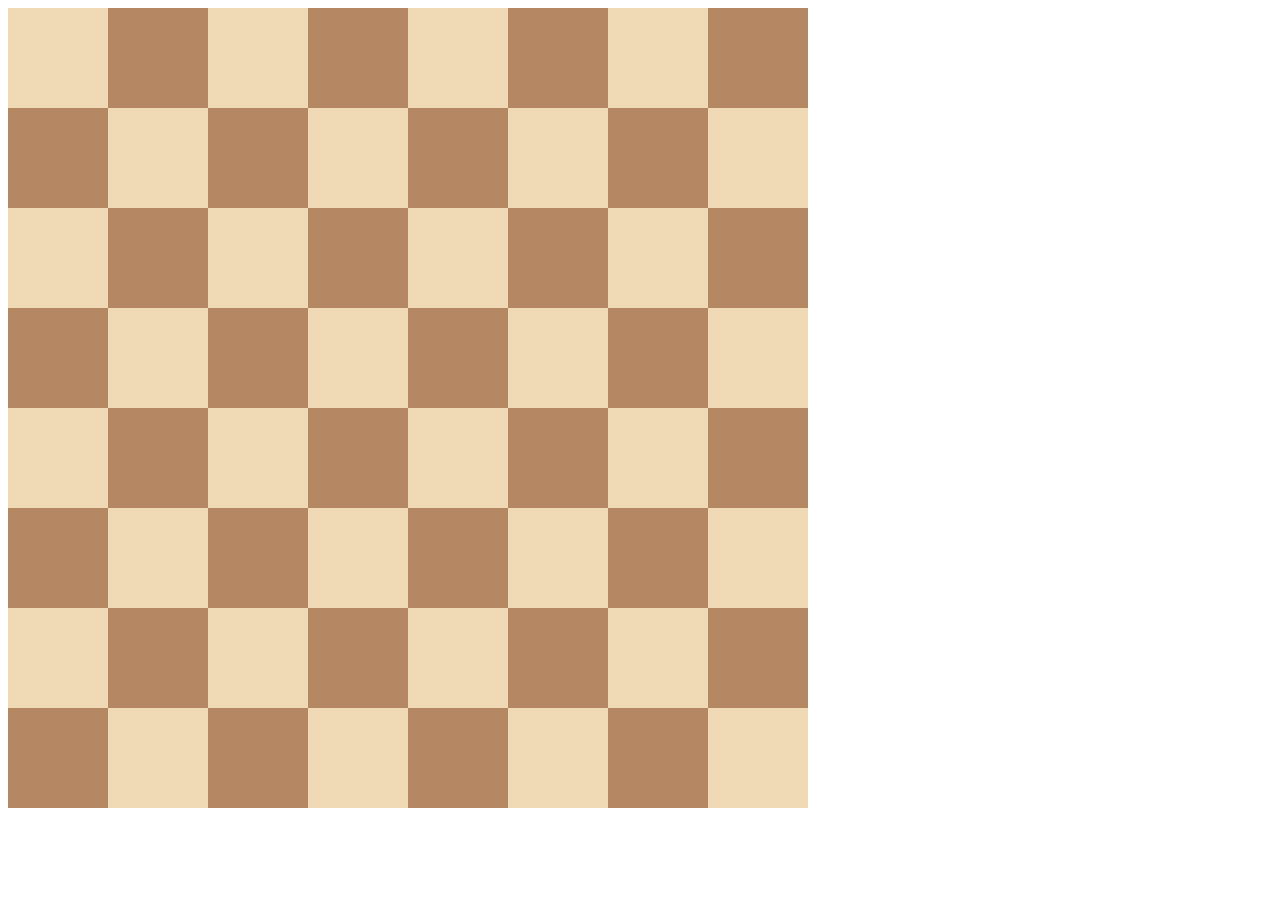
<file: 10.0+Display+Grid/10.0 Display Grid/solution.html>
<!DOCTYPE html>
<html>

<head>
  <title>Chessboard</title>
  <style>
    .container {
      width: 800px;
      display: grid;
      grid-template-columns: 1fr 1fr 1fr 1fr 1fr 1fr 1fr 1fr;
      grid-template-rows: 1fr 1fr 1fr 1fr 1fr 1fr 1fr 1fr;
    }

    .white {
      height: 100px;
      width: 100px;
      background-color: #f0d9b5;
    }

    .black {
      height: 100px;
      width: 100px;
      background-color: #b58863;
    }
  </style>
</head>

<body>
  <div class="container">
    <div class="white"></div>
    <div class="black"></div>
    <div class="white"></div>
    <div class="black"></div>
    <div class="white"></div>
    <div class="black"></div>
    <div class="white"></div>
    <div class="black"></div>
    <div class="black"></div>
    <div class="white"></div>
    <div class="black"></div>
    <div class="white"></div>
    <div class="black"></div>
    <div class="white"></div>
    <div class="black"></div>
    <div class="white"></div>
    <div class="white"></div>
    <div class="black"></div>
    <div class="white"></div>
    <div class="black"></div>
    <div class="white"></div>
    <div class="black"></div>
    <div class="white"></div>
    <div class="black"></div>
    <div class="black"></div>
    <div class="white"></div>
    <div class="black"></div>
    <div class="white"></div>
    <div class="black"></div>
    <div class="white"></div>
    <div class="black"></div>
    <div class="white"></div>
    <div class="white"></div>
    <div class="black"></div>
    <div class="white"></div>
    <div class="black"></div>
    <div class="white"></div>
    <div class="black"></div>
    <div class="white"></div>
    <div class="black"></div>
    <div class="black"></div>
    <div class="white"></div>
    <div class="black"></div>
    <div class="white"></div>
    <div class="black"></div>
    <div class="white"></div>
    <div class="black"></div>
    <div class="white"></div>
    <div class="white"></div>
    <div class="black"></div>
    <div class="white"></div>
    <div class="black"></div>
    <div class="white"></div>
    <div class="black"></div>
    <div class="white"></div>
    <div class="black"></div>
    <div class="black"></div>
    <div class="white"></div>
    <div class="black"></div>
    <div class="white"></div>
    <div class="black"></div>
    <div class="white"></div>
    <div class="black"></div>
    <div class="white"></div>
  </div>
</body>

</html>
</file>
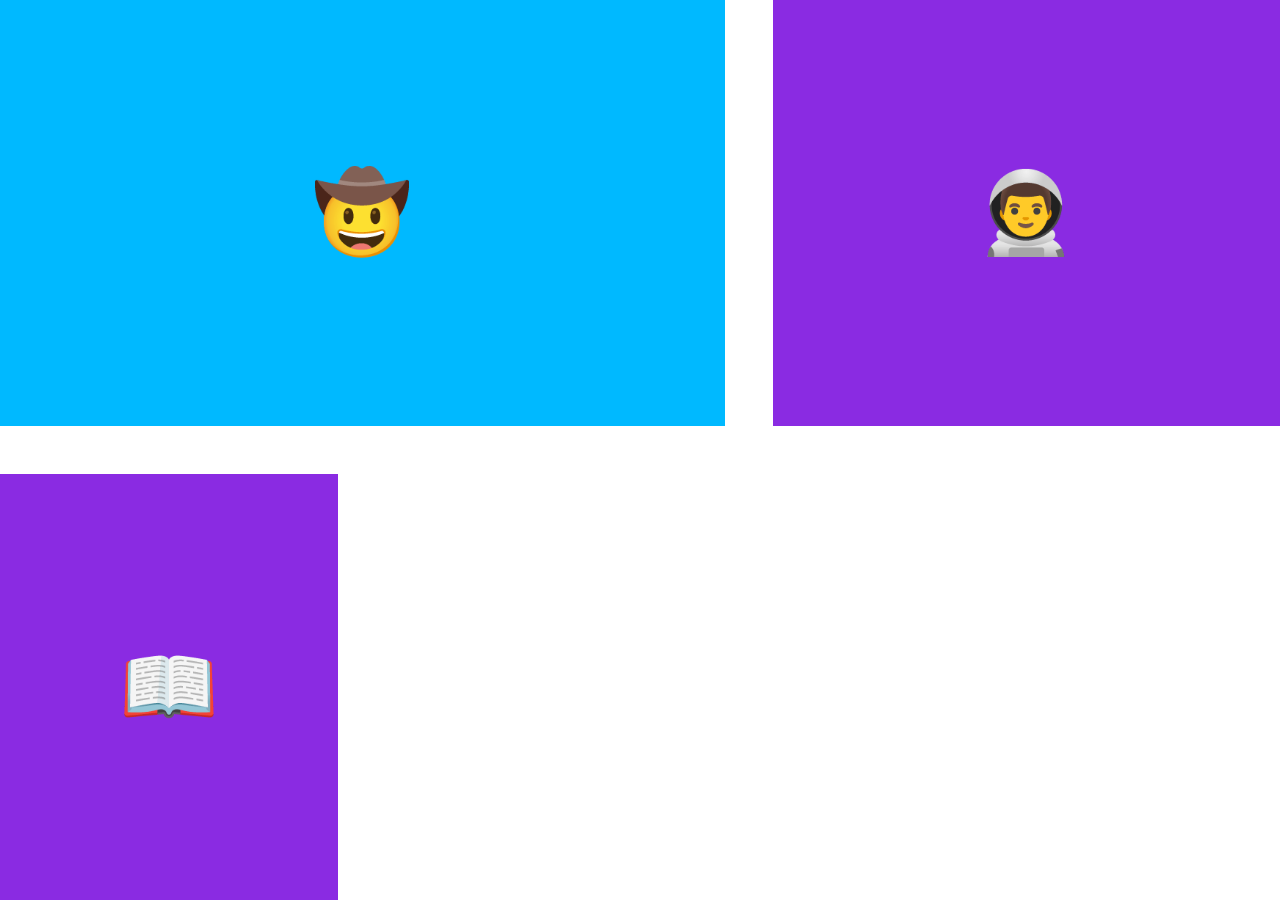
<file: 10.2+Grid+Placement/10.2 Grid Placement/demo1.html>
<!DOCTYPE html>
<html lang="en">

<head>
  <meta charset="UTF-8">
  <meta name="viewport" content="width=device-width, initial-scale=1.0">
  <title>Grid Placement</title>
  <style>
    body {
      padding: 0;
      margin: 0;
    }

    .container {
      height: 100vh;
      display: grid;
      gap: 3rem;
      grid-template-columns: 1fr 1fr 1.5fr;
      grid-template-rows: 1fr 1fr;
    }

    .item {
      font-size: 5rem;
      color: white;
      font-family: Arial, Helvetica, sans-serif;
      background-color: blueviolet;
      display: flex;
      align-items: center;
      justify-content: center;
    }


    .cowboy {
      background-color: #00B9FF;
      grid-column: span 2;
    }
  </style>
</head>

<body>
  <div class="container">
    <div class="item cowboy">🤠</div>
    <div class="item astronaut">👨‍🚀</div>
    <div class="item book">📖</div>
  </div>
</body>

</html>
</file>
<file: Drum Kit Completed/styles.css>
body {
  text-align: center;
  background-color: #283149;
}

h1 {
  font-size: 5rem;
  color: #DBEDF3;
  font-family: "Arvo", cursive;
  text-shadow: 3px 0 #DA0463;

}

footer {
  color: #DBEDF3;
  font-family: sans-serif;
}

.w {
  background-image: url("images/tom1.png");
}

.a {
  background-image: url("images/tom2.png");
}

.s {
  background-image: url("images/tom3.png");
}

.d {
  background-image: url("images/tom4.png");
}

.j {
  background-image: url("images/snare.png");
}

.k {
  background-image: url("images/crash.png");
}

.l {
  background-image: url("images/kick.png");
}

.set {
  margin: 10% auto;
}

.pressed {
  box-shadow: 0 3px 4px 0 #DBEDF3;
  opacity: 0.5;
}

.red {
  color: red;
}

.drum {
  outline: none;
  border: 10px solid #404B69;
  font-size: 5rem;
  font-family: 'Arvo', cursive;
  line-height: 2;
  font-weight: 900;
  color: #DA0463;
  text-shadow: 3px 0 #DBEDF3;
  border-radius: 15px;
  display: inline-block;
  width: 150px;
  height: 150px;
  text-align: center;
  margin: 10px;
  background-color: white;
}
</file>
<file: Drum Kit Starting Files/styles.css>
body {
  text-align: center;
  background-color: #283149;
}

h1 {
  font-size: 5rem;
  color: #DBEDF3;
  font-family: "Arvo", cursive;
  text-shadow: 3px 0 #DA0463;

}

footer {
  color: #DBEDF3;
  font-family: sans-serif;
}

.w {

}

.a {

}

.s {

}

.d {

}

.j {

}

.k {

}

.l {

}

.set {
  margin: 10% auto;
}

.game-over {
  background-color: red;
  opacity: 0.8;
}

.pressed {
  box-shadow: 0 3px 4px 0 #DBEDF3;
  opacity: 0.5;
}

.red {
  color: red;
}

.drum {
  outline: none;
  border: 10px solid #404B69;
  font-size: 5rem;
  font-family: 'Arvo', cursive;
  line-height: 2;
  font-weight: 900;
  color: #DA0463;
  text-shadow: 3px 0 #DBEDF3;
  border-radius: 15px;
  display: inline-block;
  width: 150px;
  height: 150px;
  text-align: center;
  margin: 10px;
  background-color: white;
}
</file>
<file: 11.3+TinDog+Project/11.3 TinDog Project/css/solution.css>
.gradient-background {
  background: linear-gradient(300deg, #00bfff, #ff4c68, #ef8172);
  background-size: 180% 180%;
  animation: gradient-animation 18s ease infinite;
}

@keyframes gradient-animation {
  0% {
    background-position: 0% 50%;
  }
  50% {
    background-position: 100% 50%;
  }
  100% {
    background-position: 0% 50%;
  }
}

.icon-square {
  width: 3rem;
  height: 3rem;
  border-radius: 0.75rem;
}

.profile-img {
  border-radius: 50%;
  height: 100px;
}
</file>
<file: 8.1+CSS+Float/8.1 CSS Float/styles.css>
img{
    float: left;
}
.cat{
    float: left;
}
.dog{
    float: right;
}
footer{
    clear: both;;
}
</file>
<file: 8.4+Web+Design+Agency+Project/8.4 Web Design Agency Project/style.css>
body {
  font-family: "Poppins", sans-serif;
  margin: 50px 50px 0 50px;
  background-color: #faf9f6;
  display: flex;
  flex-direction: column;
  min-height: 95vh;
}
.main {
  flex: 1;
}

h1 {
  font-size: 5rem;
}

footer {
  text-align: right;
  color: midnightblue;
}

.tile-image {
  height: 200px;
  float: left;
  margin-right: 50px;
}

.card {
  width: 45%;
}

.left {
  float: left;
}

.right {
  float: right;
}

.creative {
  color: midnightblue;
}

@media (max-width: 680px) {
  .logo {
    width: 100px;
  }

  h1 {
    font-size: 3.5rem;
    text-align: center;
  }

  .card {
    width: 100%;
    display: block;
    margin-bottom: 30px;
    text-align: justify;
  }

  .card img {
    margin-bottom: 10px;
    width: 100%;
    display: inline;
    object-fit: cover;
  }
}
</file>
<file: Dicee+Challenge+-+Starting+Files/styles.css>
.container {
  width: 70%;
  margin: auto;
  text-align: center;
}

.dice {
  text-align: center;
  display: inline-block;

}

body {
  background-color: #393E46;
}

h1 {
  margin: 30px;
  font-family: 'Lobster', cursive;
  text-shadow: 5px 0 #232931;
  font-size: 8rem;
  color: #4ECCA3;
}

p {
  font-size: 2rem;
  color: #4ECCA3;
  font-family: 'Indie Flower', cursive;
}

img {
  width: 80%;
}

footer {
  margin-top: 5%;
  color: #EEEEEE;
  text-align: center;
  font-family: 'Indie Flower', cursive;

}
</file>
